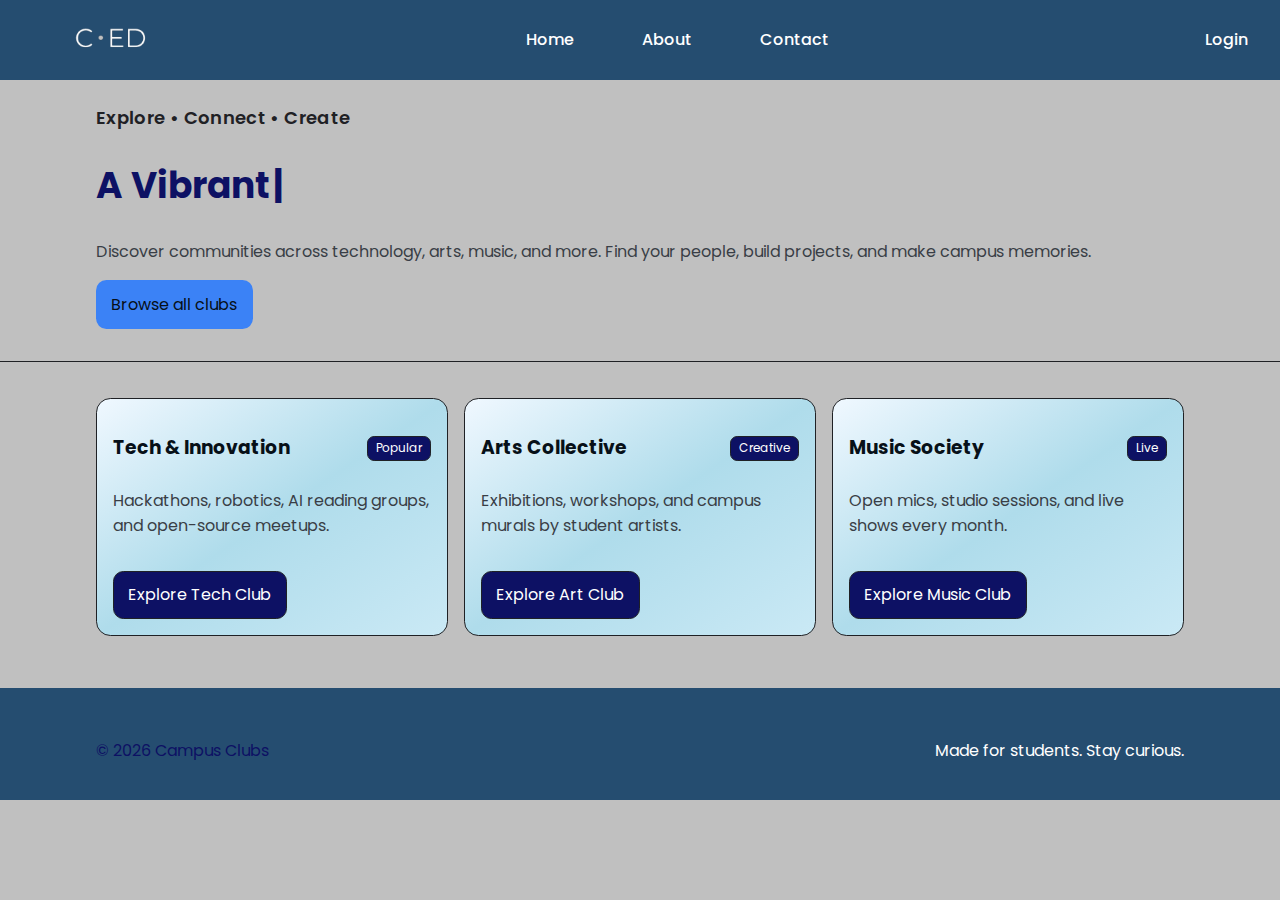
<file: index.html>
<!doctype html>
<html lang="en">
<head>
  <meta charset="utf-8" />
  <meta name="viewport" content="width=device-width, initial-scale=1" />
  <title>Campus Clubs — Home</title>
  <link rel="preconnect" href="https://fonts.gstatic.com" crossorigin>
  <link href="https://fonts.googleapis.com/css2?family=Inter:wght@400;500;600&family=Playfair+Display:wght@600;700&display=swap" rel="stylesheet">
  <link rel="stylesheet" href="css/styles.css" />
  <link href="https://fonts.googleapis.com/css2?family=Poppins:wght@400;500;600;700&display=swap" rel="stylesheet">

</head>
<body>

      <!-- <header class="navbar" id="navbar">
        <div class="logo"><img src="images/C_ED-removebg-preview.png"></div>
        <div class="nav-links">
            <a href="index.html">Home</a>
            <a href="#">About</a>
            <a href="#">Services</a>
            <a href="#">Contact</a>
        </div>
        <div class="profile">
            <a href="#">Login</a>
            <a href="#">Sign Up</a>
        </div>
    </header> -->
        <header class="navbar" id="navbar">
        <div class="logo"><img src="images/C_ED-removebg-preview.png"></div>
        <div class="nav-links">
            <a href="Landing.html">Home</a>
            <a href="./aboutus.html">About</a>
            
            <a href="#">Contact</a>
        </div>
        <div class="profile">
            <a href="./loginsign.html">Login</a>
            <!-- <a href="./loginsign.html">Sign Up</a> -->
        </div>
    </header>

  <main id="main">
    <section class="hero">
      <div class="container hero-inner">
        <div class="hero-kicker">Explore • Connect • Create</div>
        <h1 class="text-balance"><span id="typing-text"></span></h1>
        <p class="muted">Discover communities across technology, arts, music, and more. Find your people, build projects, and make campus memories.</p>
        <div class="hero-actions">
          <a class="btn btn-primary" href="clubs.html">Browse all clubs</a>
          <!-- <a class="btn btn-ghost" href="#gallery">See event highlights</a> -->
        </div>
      </div>
    </section>

    <section class="section">
      <div class="container">
        <div class="grid grid-3">
          <article class="card">
            <div class="card-title">
              <h3>Tech & Innovation</h3>
              <span class="badge">Popular</span>
            </div>
            <p class="muted">Hackathons, robotics, AI reading groups, and open-source meetups.</p>
            <div class="spacer-sm"></div>
            <a class="btn" href="club-tech.html">Explore Tech Club</a>
          </article>
          <article class="card">
            <div class="card-title">
              <h3>Arts Collective</h3>
              <span class="badge">Creative</span>
            </div>
            <p class="muted">Exhibitions, workshops, and campus murals by student artists.</p>
            <div class="spacer-sm"></div>
            <a class="btn" href="club-art.html">Explore Art Club</a>
          </article>
          <article class="card">
            <div class="card-title">
              <h3>Music Society</h3>
              <span class="badge">Live</span>
            </div>
            <p class="muted">Open mics, studio sessions, and live shows every month.</p>
            <div class="spacer-sm"></div>
            <a class="btn" href="club-music.html">Explore Music Club</a>
          </article>
        </div>
      </div>
    </section>

  </main>

  <footer class="site-footer">
    <div class="container">
      <div style="display:flex; justify-content:space-between; gap:1rem; flex-wrap:wrap;">
        <div>© <span id="year"></span> Campus Clubs</div>
        <div style="color: white;">Made for students. Stay curious.</div>
      </div>
    </div>
  </footer>

  <script>
    document.getElementById('year').textContent = new Date().getFullYear()

const text = "A Vibrant Home For All Student Clubs And Events!";
const typingElement = document.getElementById("typing-text");
let i = 0;

function typeWriter() {
  if (i < text.length) {
    typingElement.textContent += text.charAt(i);
    i++;
    setTimeout(typeWriter, 80); // typing speed
  } else {
    // wait 5s, then clear and restart
    setTimeout(() => {
      typingElement.textContent = "";
      i = 0;
      typeWriter();
    }, 3000);
  }
}

window.onload = typeWriter;


  </script>
</body>
</html>
</file>
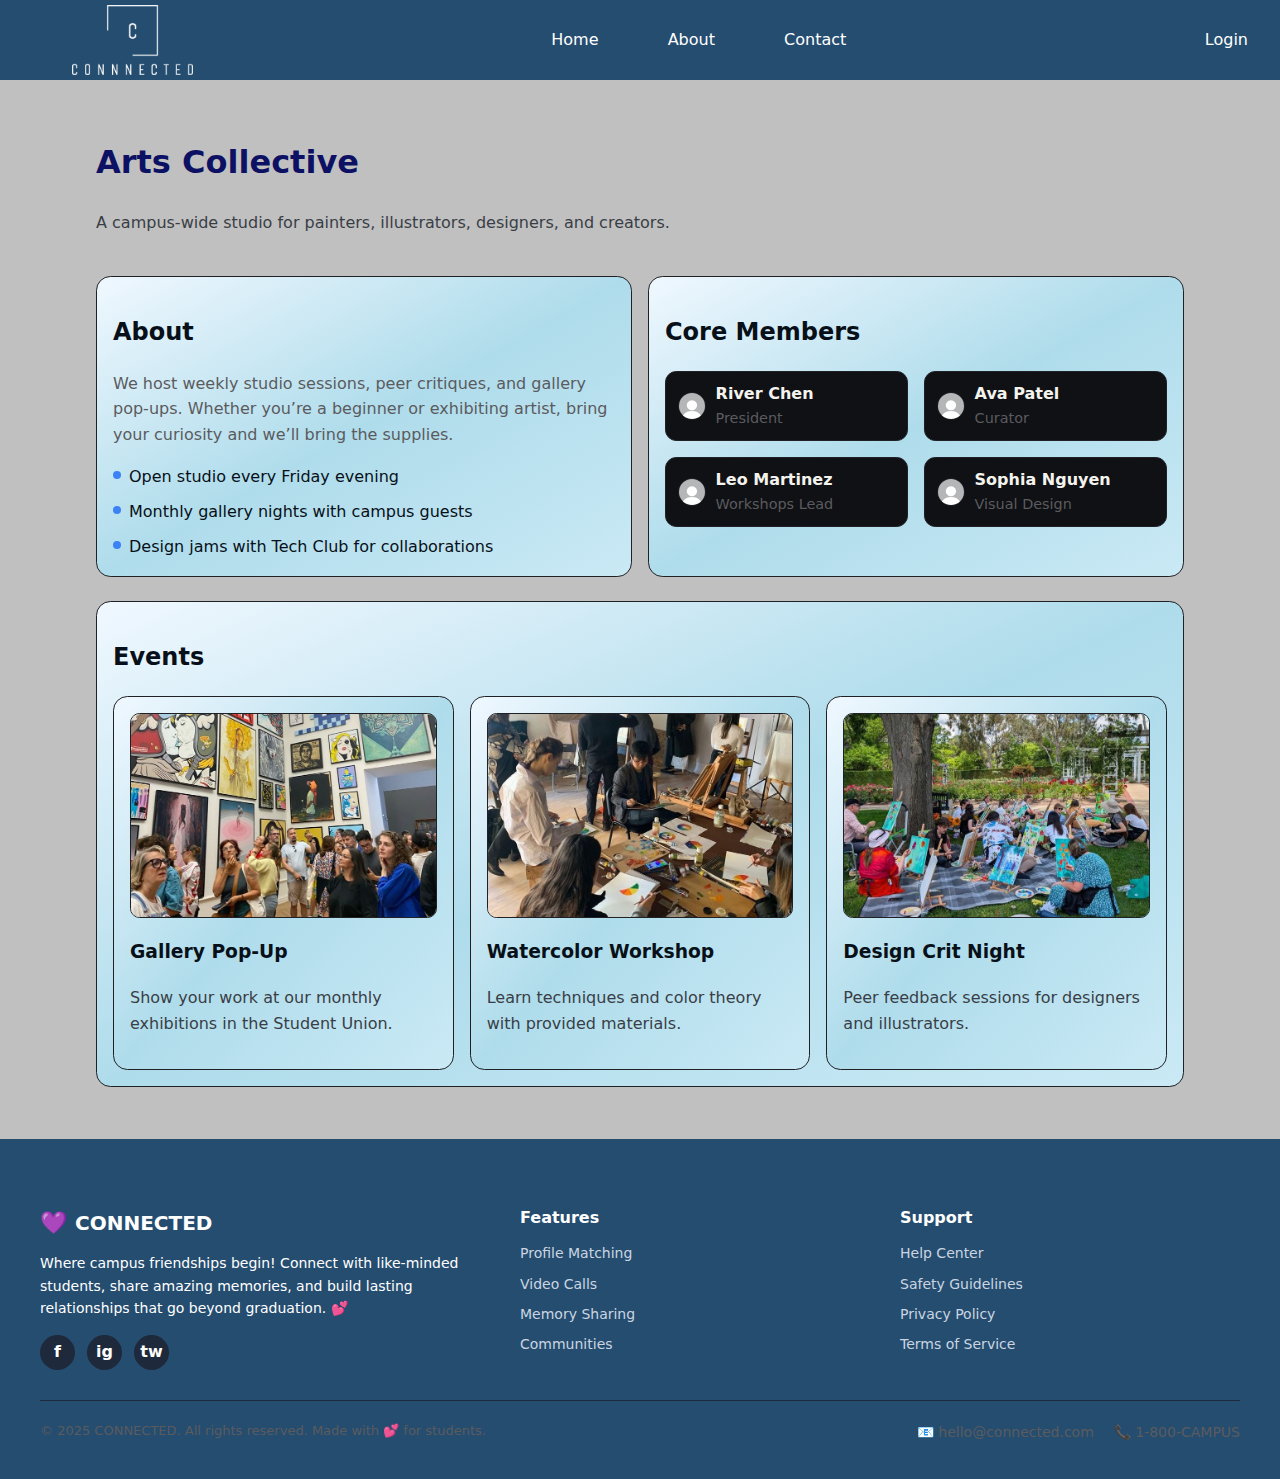
<file: club-art.html>
<!doctype html>
<html lang="en">
<head>
  <meta charset="utf-8" />
  <meta name="viewport" content="width=device-width, initial-scale=1" />
  <title>Arts Collective — Details</title>
  <link rel="preconnect" href="https://fonts.gstatic.com" crossorigin>
  <link href="https://fonts.googleapis.com/css2?family=Inter:wght@400;500;600&family=Playfair+Display:wght@600;700&display=swap" rel="stylesheet">
  <link rel="stylesheet" href="css/styles.css" /></head>
<body>
     <header class="navbar" id="navbar">
        <div class="logo"><img src="images/Logo.png"></div>
        <div class="nav-links">
            <a href="./Landing.html">Home</a>
            <a href="./aboutus.html">About</a>
            
            <a href="#">Contact</a>
        </div>
        <div class="profile">
            <a href="./loginsign.html">Login</a>
            <!-- <a href="./loginsign.html">Sign Up</a> -->
        </div>
    </header>
    

  <main id="main" class="section">
    <div class="container">
      <h1>Arts Collective</h1>
      <p class="muted">A campus-wide studio for painters, illustrators, designers, and creators.</p>

      <div class="spacer-md"></div>
      <div class="grid grid-2">
        <section class="card">
          <h2>About</h2>
          <p>We host weekly studio sessions, peer critiques, and gallery pop-ups. Whether you’re a beginner or exhibiting artist, bring your curiosity and we’ll bring the supplies.</p>
          <ul class="list">
            <li><span class="dot" aria-hidden="true"></span><span>Open studio every Friday evening</span></li>
            <li><span class="dot" aria-hidden="true"></span><span>Monthly gallery nights with campus guests</span></li>
            <li><span class="dot" aria-hidden="true"></span><span>Design jams with Tech Club for collaborations</span></li>
          </ul>
        </section>

        <section class="card">
          <h2>Core Members</h2>
          <div class="grid grid-2">
            <div class="member">
              <div class="avatar" aria-hidden="true"> <img src="images/User pfp.jpeg" alt="profile"></div>
              <div class="info"><strong class="name" style="color: #F5F3EE;">River Chen</strong><p class="role">President</p></div>
            </div>
            <div class="member">
              <div class="avatar" aria-hidden="true"><img src="images/User pfp.jpeg" alt="profile"></div>
              <div class="info"><strong class="name"style="color: #F5F3EE;">Ava Patel</strong><p class="role">Curator</p></div>
            </div>
            <div class="member">
              <div class="avatar" aria-hidden="true"><img src="images/User pfp.jpeg" alt="profile"></div>
              <div class="info"><strong class="name"style="color: #F5F3EE;">Leo Martinez</strong><p class="role">Workshops Lead</p></div>
            </div>
            <div class="member">
              <div class="avatar" aria-hidden="true"><img src="images/User pfp.jpeg" alt="profile"></div>
              <div class="info"><strong class="name"style="color: #F5F3EE;">Sophia Nguyen</strong><p class="role">Visual Design</p></div>
            </div>
          </div>
        </section>
      </div>

      <div class="spacer-md"></div>
      <section class="card">
        <h2>Events</h2>
        <div class="grid grid-3">
          <article class="card">
            <img src="images/gallerypop.jpeg" alt="Gallery pop-up with student paintings" style="border-radius:.6rem; border:1px solid var(--border); margin-bottom:.5rem;">
            <h3>Gallery Pop-Up</h3>
            <p class="muted">Show your work at our monthly exhibitions in the Student Union.</p>
          </article>
          <article class="card">
            <img src="images/watercolor.jpeg" alt="Students practicing watercolor" style="border-radius:.6rem; border:1px solid var(--border); margin-bottom:.5rem;">
            <h3>Watercolor Workshop</h3>
            <p class="muted">Learn techniques and color theory with provided materials.</p>
          </article>
          <article class="card">
            <img src="images/crit party.jpeg" alt="Design critique wall with posters" style="border-radius:.6rem; border:1px solid var(--border); margin-bottom:.5rem;">
            <h3>Design Crit Night</h3>
            <p class="muted">Peer feedback sessions for designers and illustrators.</p>
          </article>
        </div>
      </section>
    </div>
  </main>

    <footer>
    <div class="footer-container">
      
       
      <div class="footer-brand">
        <h2><span>💜</span> CONNECTED</h2>
        <p>
          Where campus friendships begin! Connect with like-minded students, 
          share amazing memories, and build lasting relationships that go beyond graduation. 💕
        </p>
        <div class="social">
          <a href="#">f</a>
          <a href="#">ig</a>
          <a href="#">tw</a>
        </div>
      </div>

      <div class="footer-links">
        <h3>Features</h3>
        <a href="#">Profile Matching</a>
        <a href="#">Video Calls</a>
        <a href="#">Memory Sharing</a>
        <a href="#">Communities</a>
      </div>

      
      <div class="footer-links">
        <h3>Support</h3>
        <a href="#">Help Center</a>
        <a href="#">Safety Guidelines</a>
        <a href="#">Privacy Policy</a>
        <a href="#">Terms of Service</a>
      </div>
    </div>

    
    <div class="footer-bottom">
      <p>© 2025 CONNECTED. All rights reserved. Made with <span>💕</span> for students.</p>
      
      <div class="contact">
        <p>📧 hello@connected.com</p>
        <p>📞 1-800-CAMPUS</p>
       
      </div>
    </div>
    </footer>
  <script>document.getElementById('year').textContent = new Date().getFullYear()

       const navbar = document.getElementById('navbar');

    window.addEventListener('scroll', () => {
    if (window.scrollY > 50) {
        navbar.classList.add('blur');
    } else {
        navbar.classList.remove('blur');
    }
});
  </script>
</body>
</html>
</file>
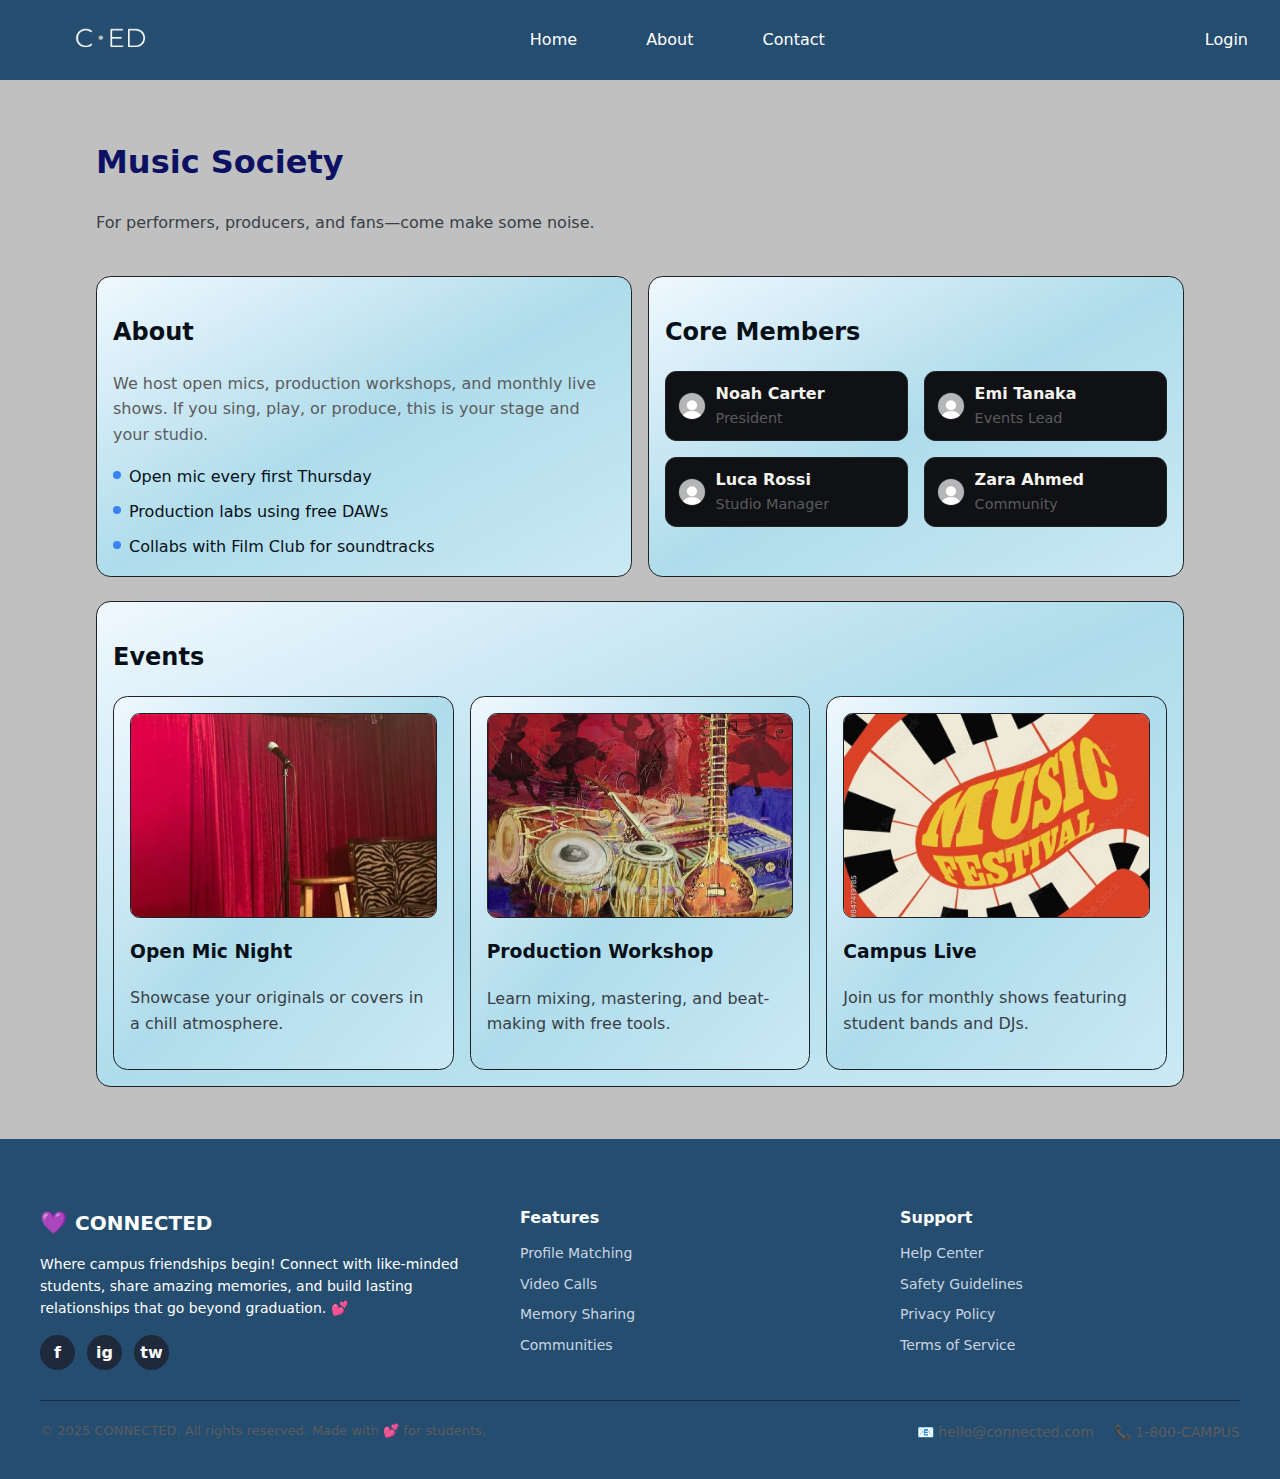
<file: club-music.html>
<!doctype html>
<html lang="en">
<head>
  <meta charset="utf-8" />
  <meta name="viewport" content="width=device-width, initial-scale=1" />
  <title>Music Society — Details</title>
  <link rel="preconnect" href="https://fonts.gstatic.com" crossorigin>
  <link href="https://fonts.googleapis.com/css2?family=Inter:wght@400;500;600&family=Playfair+Display:wght@600;700&display=swap" rel="stylesheet">
  <link rel="stylesheet" href="css/styles.css" />
</head>
<body>
     <header class="navbar" id="navbar">
        <div class="logo"><img src="images/C_ED-removebg-preview.png"></div>
        <div class="nav-links">
            <a href="./Landing.html">Home</a>
            <a href="./aboutus.html">About</a>
            
            <a href="#">Contact</a>
        </div>
        <div class="profile">
            <a href="./loginsign.html">Login</a>
            <!-- <a href="./loginsign.html">Sign Up</a> -->
        </div>
    </header>
    

  <main id="main" class="section">
    <div class="container">
      <h1>Music Society</h1>
      <p class="muted">For performers, producers, and fans—come make some noise.</p>

      <div class="spacer-md"></div>
      <div class="grid grid-2">
        <section class="card">
          <h2>About</h2>
          <p>We host open mics, production workshops, and monthly live shows. If you sing, play, or produce, this is your stage and your studio.</p>
          <ul class="list">
            <li><span class="dot" aria-hidden="true"></span><span>Open mic every first Thursday</span></li>
            <li><span class="dot" aria-hidden="true"></span><span>Production labs using free DAWs</span></li>
            <li><span class="dot" aria-hidden="true"></span><span>Collabs with Film Club for soundtracks</span></li>
          </ul>
        </section>

        <section class="card">
          <h2>Core Members</h2>
          <div class="grid grid-2">
            <div class="member">
              <div class="avatar" aria-hidden="true"><img src="images/User pfp.jpeg" alt="profile"></div>
              <div class="info"><strong class="name" style="color: #F5F3EE;">Noah Carter</strong><p class="role">President</p></div>
            </div>
            <div class="member">
              <div class="avatar" aria-hidden="true"><img src="images/User pfp.jpeg" alt="profile"></div>
              <div class="info"><strong class="name" style="color: #F5F3EE;">Emi Tanaka</strong><p class="role">Events Lead</p></div>
            </div>
            <div class="member">
              <div class="avatar" aria-hidden="true"><img src="images/User pfp.jpeg" alt="profile"></div>
              <div class="info"><strong class="name" style="color: #F5F3EE;">Luca Rossi</strong><p class="role">Studio Manager</p></div>
            </div>
            <div class="member">
              <div class="avatar" aria-hidden="true"><img src="images/User pfp.jpeg" alt="profile"></div>
              <div class="info"><strong class="name" style="color: #F5F3EE;">Zara Ahmed</strong><p class="role">Community</p></div>
            </div>
          </div>
        </section>
      </div>

      <div class="spacer-md"></div>
      <section class="card">
        <h2>Events</h2>
        <div class="grid grid-3">
          <article class="card">
            <img src="images/openmic.jpeg" alt="Student singing at open mic" style="border-radius:.6rem; border:1px solid var(--border); margin-bottom:.5rem;">
            <h3>Open Mic Night</h3>
            <p class="muted">Showcase your originals or covers in a chill atmosphere.</p>
          </article>
          <article class="card">
            <img src="images/musicworkshop.jpeg" alt="Students producing tracks on laptops" style="border-radius:.6rem; border:1px solid var(--border); margin-bottom:.5rem;">
            <h3>Production Workshop</h3>
            <p class="muted">Learn mixing, mastering, and beat-making with free tools.</p>
          </article>
          <article class="card">
            <img src="images/music event.jpeg" alt="Live band performing on campus" style="border-radius:.6rem; border:1px solid var(--border); margin-bottom:.5rem;">
            <h3>Campus Live</h3>
            <p class="muted">Join us for monthly shows featuring student bands and DJs.</p>
          </article>
        </div>
      </section>
    </div>
  </main>

   <footer>
    <div class="footer-container">
      
       
      <div class="footer-brand">
        <h2><span>💜</span> CONNECTED</h2>
        <p>
          Where campus friendships begin! Connect with like-minded students, 
          share amazing memories, and build lasting relationships that go beyond graduation. 💕
        </p>
        <div class="social">
          <a href="#">f</a>
          <a href="#">ig</a>
          <a href="#">tw</a>
        </div>
      </div>

      <div class="footer-links">
        <h3>Features</h3>
        <a href="#">Profile Matching</a>
        <a href="#">Video Calls</a>
        <a href="#">Memory Sharing</a>
        <a href="#">Communities</a>
      </div>

      
      <div class="footer-links">
        <h3>Support</h3>
        <a href="#">Help Center</a>
        <a href="#">Safety Guidelines</a>
        <a href="#">Privacy Policy</a>
        <a href="#">Terms of Service</a>
      </div>
    </div>

    
    <div class="footer-bottom">
      <p>© 2025 CONNECTED. All rights reserved. Made with <span>💕</span> for students.</p>
      
      <div class="contact">
        <p>📧 hello@connected.com</p>
        <p>📞 1-800-CAMPUS</p>
       
      </div>
    </div>
  </footer>
  <script>document.getElementById('year').textContent = new Date().getFullYear()

       const navbar = document.getElementById('navbar');

    window.addEventListener('scroll', () => {
    if (window.scrollY > 50) {
        navbar.classList.add('blur');
    } else {
        navbar.classList.remove('blur');
    }
});
  </script>
</body>
</html>
</file>
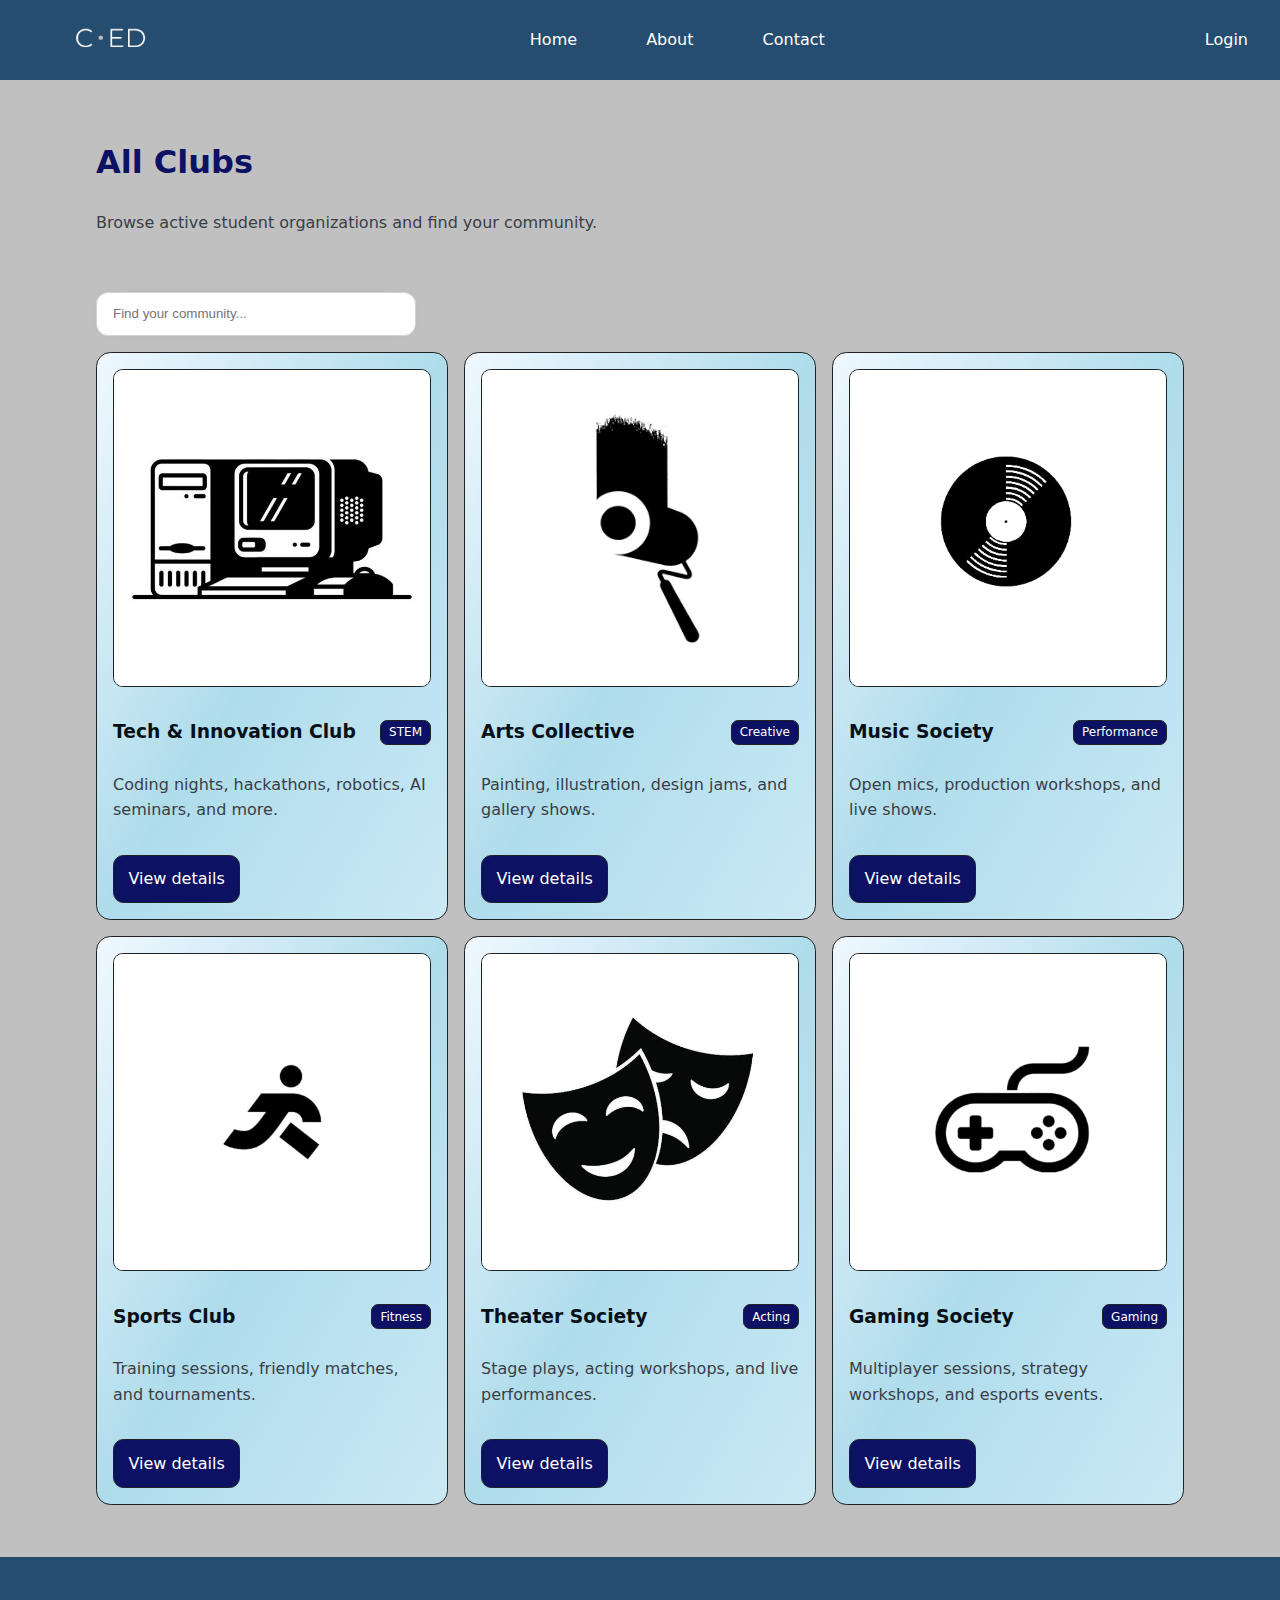
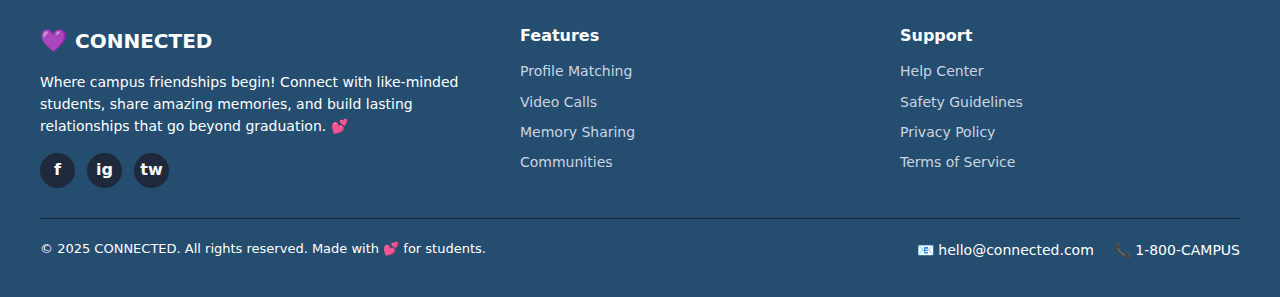
<file: clubs.html>
<!doctype html>
<html lang="en">
<head>
  <meta charset="utf-8" />
  <meta name="viewport" content="width=device-width, initial-scale=1" />
  <title>Campus Clubs — Browse</title>
  <link rel="preconnect" href="https://fonts.gstatic.com" crossorigin>
  <link href="https://fonts.googleapis.com/css2?family=Inter:wght@400;500;600&family=Playfair+Display:wght@600;700&display=swap" rel="stylesheet">
  <link rel="stylesheet" href="css/styles.css" />
</head>
<body>
  <!-- <header class="navbar" id="navbar">
        <div class="logo"><img src="images/C_ED-removebg-preview.png"></div>
        <div class="nav-links">
            <a href="./Landing.html">Home</a>
            <a href="./aboutus.html">About</a>
            
            <a href="#">Contact</a>
        </div>
        <div class="profile">
            <a href="./loginsign.html">Login</a>
            <a href="./loginsign.html">Sign Up</a>
        </div>
    </header> -->

        <header class="navbar" id="navbar">
        <div class="logo"><img src="images/C_ED-removebg-preview.png"></div>
        <div class="nav-links">
            <a href="#">Home</a>
            <a href="./aboutus.html">About</a>
            
            <a href="#">Contact</a>
        </div>
        <div class="profile">
            <a href="./loginsign.html">Login</a>
            <!-- <a href="./loginsign.html">Sign Up</a> -->
        </div>
    </header>


  <main id="main" class="section">
    <div class="container">
      <div class ="class1">
         <h1>All Clubs</h1>
      <p class="muted">Browse active student organizations and find your community.</p>
      <div class="spacer-md"></div>


      <div>
      <input placeholder="Find your community..." type="text" name="text" class="input" id="search">
      </div>

      </div>
     

      <div class="grid grid-3">
        <article class="card">
          <img src="images/techclub.jpeg" alt="Students coding together at laptops" style="border-radius:.6rem; border:1px solid var(--border); margin-bottom:.75rem;">
          <div class="card-title">
            <h3>Tech & Innovation Club</h3>
            <span class="badge">STEM</span>
          </div>
          <p class="muted">Coding nights, hackathons, robotics, AI seminars, and more.</p>
          <div class="spacer-sm"></div>
          <a class="btn" href="club-tech.html">View details</a>
        </article>

        <article class="card">
          <img src="images/artclub.jpeg" alt="Art studio with canvases and paints" style="border-radius:.6rem; border:1px solid var(--border); margin-bottom:.75rem;">
          <div class="card-title">
            <h3>Arts Collective</h3>
            <span class="badge">Creative</span>
          </div>
          <p class="muted">Painting, illustration, design jams, and gallery shows.</p>
          <div class="spacer-sm"></div>
          <a class="btn" href="club-art.html">View details</a>
        </article>

        <article class="card">
          <img src="images/musicclub.png" alt="Band rehearsing with instruments" style="border-radius:.6rem; border:1px solid var(--border); margin-bottom:.75rem;">
          <div class="card-title">
            <h3>Music Society</h3>
            <span class="badge">Performance</span>
          </div>
          <p class="muted">Open mics, production workshops, and live shows.</p>
          <div class="spacer-sm"></div>
          <a class="btn" href="club-music.html">View details</a>
        </article>

        <article class="card">
          <img src="images/sportsclub.png" alt="Tournaments" style="border-radius:.6rem; border:1px solid var(--border); margin-bottom:.75rem;">
          <div class="card-title">
            <h3>Sports Club</h3>
            <span class="badge">Fitness</span>
          </div>
          <p class="muted">Training sessions, friendly matches, and tournaments.</p>
          <div class="spacer-sm"></div>
          <a class="btn" href="#">View details</a>
        </article>

        <article class="card">
          <img src="images/theaterclub.jpeg" alt="Live Acting" style="border-radius:.6rem; border:1px solid var(--border); margin-bottom:.75rem;">
          <div class="card-title">
            <h3>Theater Society</h3>
            <span class="badge">Acting</span>
          </div>
          <p class="muted">Stage plays, acting workshops, and live performances.</p>
          <div class="spacer-sm"></div>
          <a class="btn" href="#">View details</a>
        </article>

        <article class="card">
          <img src="images/gamingclub.png" alt="Tournaments" style="border-radius:.6rem; border:1px solid var(--border); margin-bottom:.75rem;">
          <div class="card-title">
            <h3>Gaming Society</h3>
            <span class="badge">Gaming</span>
          </div>
          <p class="muted">Multiplayer sessions, strategy workshops, and esports events.</p>
          <div class="spacer-sm"></div>
          <a class="btn" href="#">View details</a>
        </article>

      </div>
    </div>
  </main>
  <footer>
    <div class="footer-container">
      
       
      <div class="footer-brand">
        <h2><span>💜</span> CONNECTED</h2>
        <p>
          Where campus friendships begin! Connect with like-minded students, 
          share amazing memories, and build lasting relationships that go beyond graduation. 💕
        </p>
        <div class="social">
          <a href="#">f</a>
          <a href="#">ig</a>
          <a href="#">tw</a>
        </div>
      </div>

      <div class="footer-links">
        <h3>Features</h3>
        <a href="#">Profile Matching</a>
        <a href="#">Video Calls</a>
        <a href="#">Memory Sharing</a>
        <a href="#">Communities</a>
      </div>

      
      <div class="footer-links">
        <h3>Support</h3>
        <a href="#">Help Center</a>
        <a href="#">Safety Guidelines</a>
        <a href="#">Privacy Policy</a>
        <a href="#">Terms of Service</a>
      </div>
    </div>

    
    <div class="footer-bottom">
      <p style="color: white;">© 2025 CONNECTED. All rights reserved. Made with <span>💕</span> for students.</p>
      
      <div class="contact" >
        <p style="color: white;">📧 hello@connected.com</p>
        <p style="color: white;">📞 1-800-CAMPUS</p>
       
      </div>
    </div>
  </footer>


  <script>
  // document.getElementById('year').textContent = new Date().getFullYear()


const searchInput = document.getElementById("search");
const cards = document.querySelectorAll(".card");

searchInput.addEventListener("keyup", () => {
  const query = searchInput.value.toLowerCase();
  cards.forEach(card => {
    const text = card.innerText.toLowerCase();
    card.style.display = text.includes(query) ? "" : "none";
  });
});

  </script>
</body>
</html>
</file>
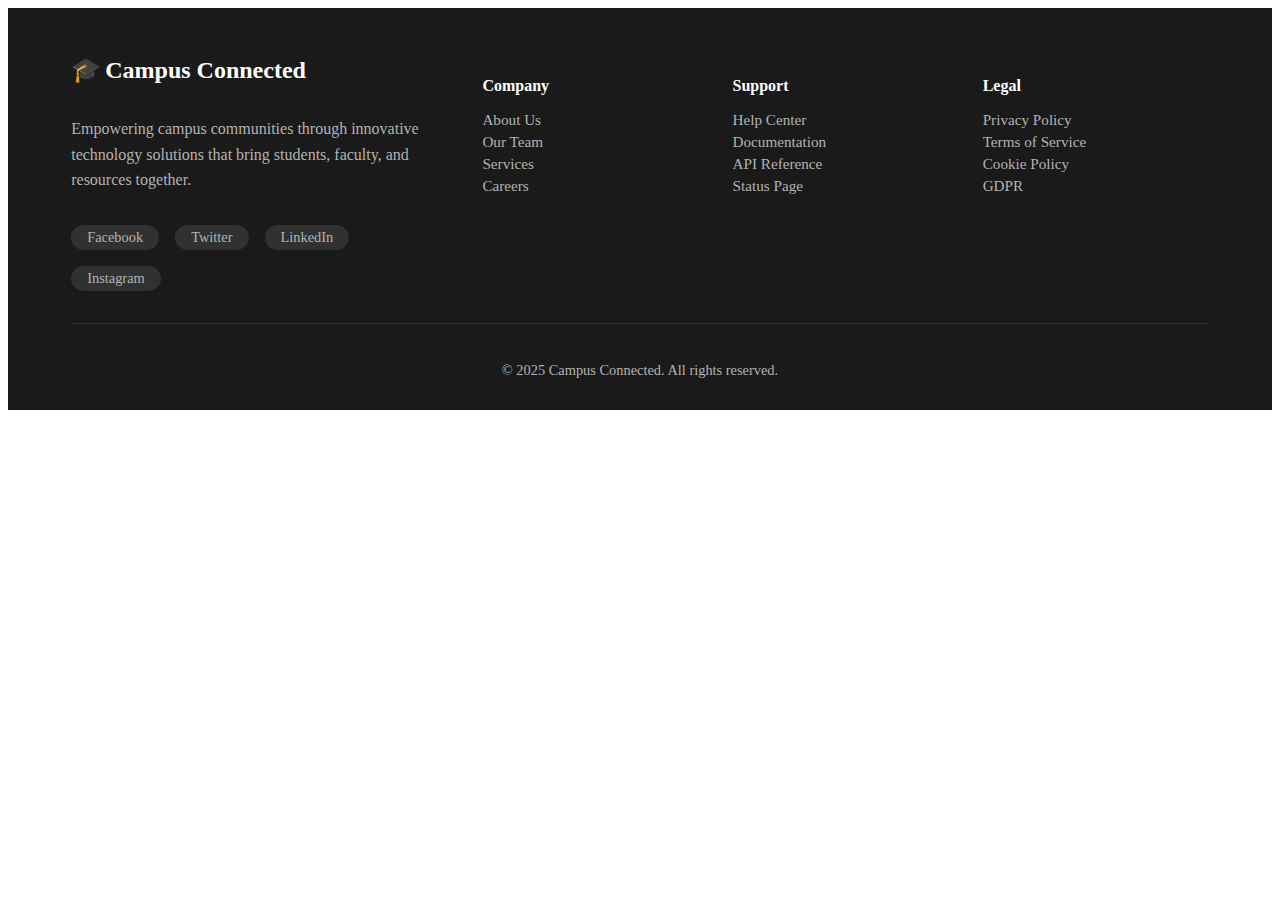
<file: footer.html>
<!DOCTYPE html>
<html lang="en">
<head>
  <meta charset="UTF-8">
  <meta name="viewport" content="width=device-width, initial-scale=1.0">
  <title>Campus Connected - Footer</title>
  <style>
    /* Define CSS variables */
    :root {
      --bg-dark: #1a1a1a;
      --text-muted: #b3b3b3;
      --secondary-color: #4CAF50;
      --spacing-xs: 0.25rem;
      --spacing-md: 1rem;
      --spacing-lg: 1.5rem;
      --spacing-xl: 2rem;
      --spacing-2xl: 3rem;
    }

    /* Container */
    .container {
      width: 90%;
      max-width: 1200px;
      margin: 0 auto;
    }

    /* Footer */
    .footer {
      background: var(--bg-dark);
      color: white;
      padding: 3rem 0 1rem;
    }

    .footer-content {
      display: grid;
      grid-template-columns: 1fr 2fr;
      gap: var(--spacing-2xl);
      margin-bottom: var(--spacing-xl);
    }

    .footer-brand {
      display: flex;
      flex-direction: column;
      gap: var(--spacing-md);
    }

    .footer-logo {
      display: flex;
      align-items: center;
      gap: var(--spacing-xs);
      font-weight: 700;
      font-size: 1.5rem;
      color: white;
    }

    .footer-brand p {
      color: var(--text-muted);
      line-height: 1.6;
    }

    .footer-brand .social-links {
      display: flex;
      gap: var(--spacing-md);
      flex-wrap: wrap;
    }

    .footer-brand .social-link {
      color: var(--text-muted);
      text-decoration: none;
      padding: var(--spacing-xs) var(--spacing-md);
      background: rgba(255, 255, 255, 0.1);
      border-radius: 20px;
      font-size: 0.9rem;
      transition: all 0.3s ease;
    }

    .footer-brand .social-link:hover {
      background: var(--secondary-color);
      color: white;
      transform: translateY(-2px);
    }

    .footer-links {
      display: grid;
      grid-template-columns: repeat(3, 1fr);
      gap: var(--spacing-lg);
    }

    .footer-column h4 {
      margin-bottom: var(--spacing-md);
      color: white;
      font-weight: 600;
    }

    .footer-column ul {
      list-style: none;
      padding: 0;
    }

    .footer-column ul li {
      margin-bottom: var(--spacing-xs);
    }

    .footer-column ul li a {
      color: var(--text-muted);
      text-decoration: none;
      transition: color 0.3s ease;
      font-size: 0.95rem;
    }

    .footer-column ul li a:hover {
      color: var(--secondary-color);
    }

    .footer-bottom {
      border-top: 1px solid rgba(255, 255, 255, 0.1);
      padding-top: var(--spacing-lg);
      text-align: center;
    }

    .footer-bottom p {
      color: var(--text-muted);
      font-size: 0.9rem;
    }

    /* Responsive */
    @media (max-width: 768px) {
      .footer-content {
        grid-template-columns: 1fr;
        text-align: center;
      }

      .footer-links {
        grid-template-columns: 1fr 1fr;
      }
    }

    @media (max-width: 480px) {
      .footer-links {
        grid-template-columns: 1fr;
      }
    }
  </style>
</head>
<body>
  <footer class="footer">
    <div class="container">
      <div class="footer-content">
        <div class="footer-brand">
          <div class="footer-logo">
            <span class="logo-icon">🎓</span>
            <span class="logo-text">Campus Connected</span>
          </div>
          <p>Empowering campus communities through innovative technology solutions that bring students, faculty, and resources together.</p>
          <div class="social-links">
            <a href="#" class="social-link">Facebook</a>
            <a href="#" class="social-link">Twitter</a>
            <a href="#" class="social-link">LinkedIn</a>
            <a href="#" class="social-link">Instagram</a>
          </div>
        </div>

        <div class="footer-links">
          <div class="footer-column">
            <h4>Company</h4>
            <ul>
              <li><a href="#about">About Us</a></li>
              <li><a href="#team">Our Team</a></li>
              <li><a href="#services">Services</a></li>
              <li><a href="#">Careers</a></li>
            </ul>
          </div>

          <div class="footer-column">
            <h4>Support</h4>
            <ul>
              <li><a href="#">Help Center</a></li>
              <li><a href="#">Documentation</a></li>
              <li><a href="#">API Reference</a></li>
              <li><a href="#">Status Page</a></li>
            </ul>
          </div>

          <div class="footer-column">
            <h4>Legal</h4>
            <ul>
              <li><a href="#">Privacy Policy</a></li>
              <li><a href="#">Terms of Service</a></li>
              <li><a href="#">Cookie Policy</a></li>
              <li><a href="#">GDPR</a></li>
            </ul>
          </div>
        </div>
      </div>

      <div class="footer-bottom">
        <p>&copy; 2025 Campus Connected. All rights reserved.</p>
      </div>
    </div>
  </footer>
</body>
</html>
</file>
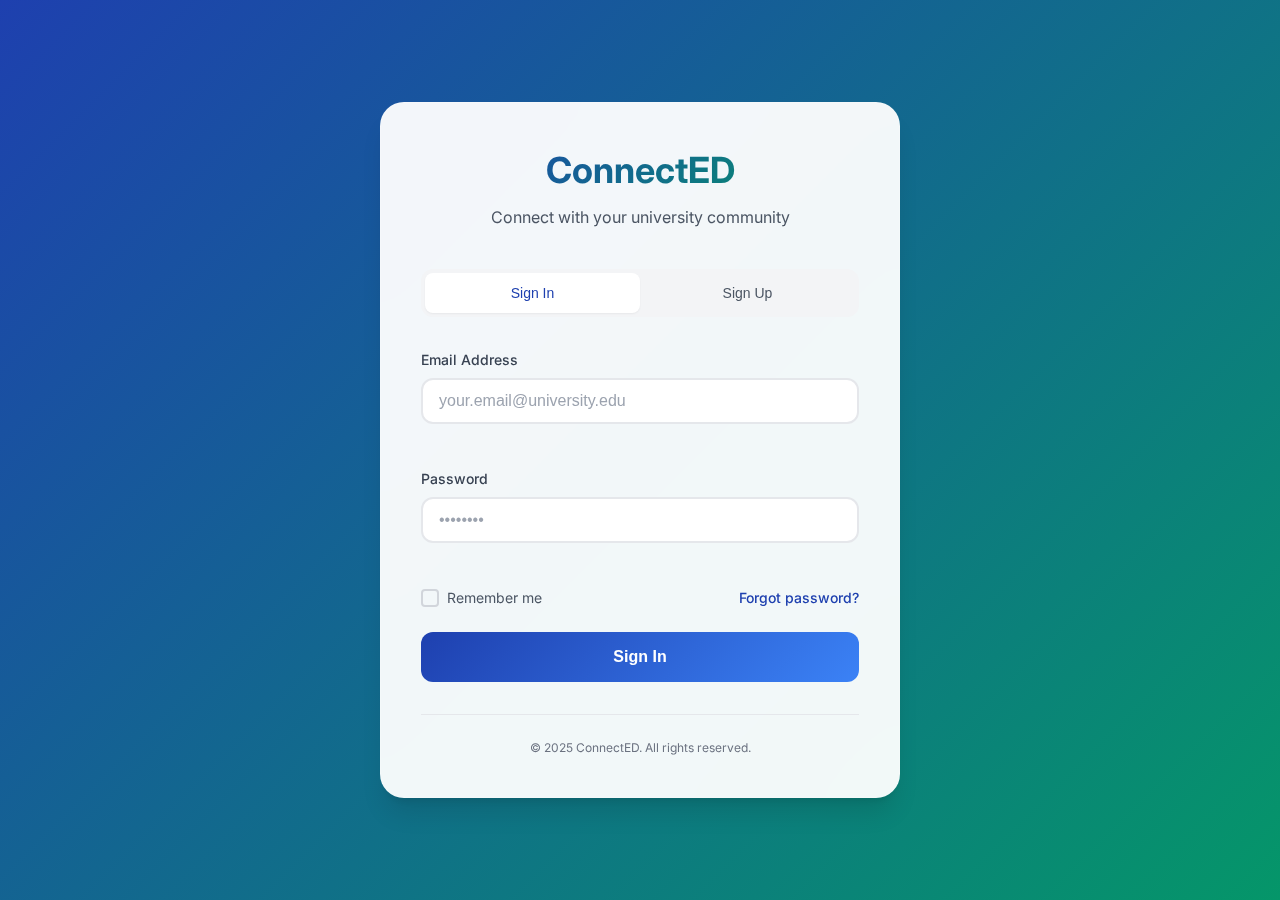
<file: loginsign.html>
<!doctype html>
<html lang="en">
  <head>
    <meta charset="UTF-8" />
    <link rel="icon" type="image/svg+xml" href="/vite.svg" />
    <meta name="viewport" content="width=device-width, initial-scale=1.0" />
    <title>Campus Connected - Sign In</title>
    <link rel="preconnect" href="https://fonts.googleapis.com">
    <link rel="preconnect" href="https://fonts.gstatic.com" crossorigin>
    <link href="https://fonts.googleapis.com/css2?family=Inter:wght@300;400;500;600;700&display=swap" rel="stylesheet">
    
    <style>
      * {
        margin: 0;
        padding: 0;
        box-sizing: border-box;
      }

      :root {
        /* Campus Color Palette */
        --primary-blue: #1e40af;
        --primary-blue-light: #3b82f6;
        --primary-blue-dark: #1e3a8a;
        --accent-green: #059669;
        --accent-green-light: #10b981;
        --accent-orange: #ea580c;
        --accent-orange-light: #f97316;
        
        /* Neutral Colors */
        --gray-50: #f9fafb;
        --gray-100: #f3f4f6;
        --gray-200: #e5e7eb;
        --gray-300: #d1d5db;
        --gray-400: #9ca3af;
        --gray-500: #6b7280;
        --gray-600: #4b5563;
        --gray-700: #374151;
        --gray-800: #1f2937;
        --gray-900: #111827;
        
        /* Status Colors */
        --success: #10b981;
        --warning: #f59e0b;
        --error: #ef4444;
        
        /* Spacing System */
        --space-1: 0.25rem;
        --space-2: 0.5rem;
        --space-3: 0.75rem;
        --space-4: 1rem;
        --space-5: 1.25rem;
        --space-6: 1.5rem;
        --space-8: 2rem;
        --space-10: 2.5rem;
        --space-12: 3rem;
        --space-16: 4rem;
        
        /* Typography */
        --font-size-sm: 0.875rem;
        --font-size-base: 1rem;
        --font-size-lg: 1.125rem;
        --font-size-xl: 1.25rem;
        --font-size-2xl: 1.5rem;
        --font-size-3xl: 1.875rem;
        --font-size-4xl: 2.25rem;
        
        --line-height-tight: 1.2;
        --line-height-normal: 1.5;
        --line-height-relaxed: 1.6;
        
        /* Shadows */
        --shadow-sm: 0 1px 2px 0 rgb(0 0 0 / 0.05);
        --shadow-md: 0 4px 6px -1px rgb(0 0 0 / 0.1), 0 2px 4px -2px rgb(0 0 0 / 0.1);
        --shadow-lg: 0 10px 15px -3px rgb(0 0 0 / 0.1), 0 4px 6px -4px rgb(0 0 0 / 0.1);
        --shadow-xl: 0 20px 25px -5px rgb(0 0 0 / 0.1), 0 8px 10px -6px rgb(0 0 0 / 0.1);
        
        /* Transitions */
        --transition-fast: 150ms ease-in-out;
        --transition-normal: 300ms ease-in-out;
        --transition-slow: 500ms ease-in-out;
      }

      body {
        font-family: 'Inter', system-ui, -apple-system, sans-serif;
        line-height: var(--line-height-normal);
        color: var(--gray-800);
        background: linear-gradient(135deg, var(--primary-blue) 0%, var(--accent-green) 100%);
        min-height: 100vh;
        overflow-x: hidden;
      }

      .auth-container {
        min-height: 100vh;
        display: flex;
        align-items: center;
        justify-content: center;
        padding: var(--space-4);
        position: relative;
      }

      .auth-background {
        position: absolute;
        top: 0;
        left: 0;
        right: 0;
        bottom: 0;
        background: url('https://www.chitkara.edu.in/wp-content/uploads/2023/04/Web-2020-Head-60.webp') center/cover;
        opacity: 0.1;
        z-index: 0;
      }

      .auth-card {
        background: rgba(255, 255, 255, 0.95);
        backdrop-filter: blur(20px);
        border-radius: 24px;
        padding: var(--space-8);
        box-shadow: var(--shadow-xl);
        width: 100%;
        max-width: 480px;
        position: relative;
        z-index: 1;
        border: 1px solid rgba(255, 255, 255, 0.2);
      }

      .auth-header {
        text-align: center;
        margin-bottom: var(--space-8);
      }

      .logo {
        font-size: var(--font-size-3xl);
        font-weight: 700;
        background: linear-gradient(135deg, var(--primary-blue), var(--accent-green));
        background-clip: text;
        -webkit-background-clip: text;
        -webkit-text-fill-color: transparent;
        margin-bottom: var(--space-2);
      }

      .subtitle {
        color: var(--gray-600);
        font-size: var(--font-size-base);
        font-weight: 400;
      }

      .form-tabs {
        display: flex;
        background: var(--gray-100);
        border-radius: 12px;
        padding: var(--space-1);
        margin-bottom: var(--space-8);
      }

      .tab-button {
        flex: 1;
        padding: var(--space-3) var(--space-4);
        border: none;
        background: transparent;
        border-radius: 8px;
        font-weight: 500;
        color: var(--gray-600);
        cursor: pointer;
        transition: all var(--transition-fast);
        font-size: var(--font-size-sm);
      }

      .tab-button.active {
        background: white;
        color: var(--primary-blue);
        box-shadow: var(--shadow-sm);
      }

      .tab-button:hover:not(.active) {
        color: var(--gray-800);
      }

      .auth-form {
        display: none;
        animation: slideIn 0.3s ease-out;
      }

      .auth-form.active {
        display: block;
      }

      .input-row {
        display: grid;
        grid-template-columns: 1fr 1fr;
        gap: var(--space-4);
        margin-bottom: var(--space-6);
      }

      .input-group {
        margin-bottom: var(--space-6);
        position: relative;
      }

      .input-group.error input {
        border-color: var(--error);
        box-shadow: 0 0 0 3px rgba(239, 68, 68, 0.1);
      }

      .input-group label {
        display: block;
        margin-bottom: var(--space-2);
        font-weight: 500;
        color: var(--gray-700);
        font-size: var(--font-size-sm);
      }

      .input-group input {
        width: 100%;
        padding: var(--space-3) var(--space-4);
        border: 2px solid var(--gray-200);
        border-radius: 12px;
        font-size: var(--font-size-base);
        transition: all var(--transition-fast);
        background: white;
      }

      .input-group input:focus {
        outline: none;
        border-color: var(--primary-blue);
        box-shadow: 0 0 0 3px rgba(59, 130, 246, 0.1);
      }

      .input-group input::placeholder {
        color: var(--gray-400);
      }

      .error-message {
        display: block;
        color: var(--error);
        font-size: 0.75rem;
        margin-top: var(--space-1);
        min-height: 1rem;
      }

      .password-strength {
        margin-top: var(--space-2);
        font-size: 0.75rem;
        font-weight: 500;
        padding: var(--space-1) var(--space-2);
        border-radius: 4px;
        text-align: center;
        transition: all var(--transition-fast);
      }

      .password-strength.weak {
        background: rgba(239, 68, 68, 0.1);
        color: var(--error);
      }

      .password-strength.fair {
        background: rgba(245, 158, 11, 0.1);
        color: var(--warning);
      }

      .password-strength.good {
        background: rgba(16, 185, 129, 0.1);
        color: var(--success);
      }

      .password-strength.strong {
        background: rgba(34, 197, 94, 0.1);
        color: #22c55e;
      }

      .form-options {
        display: flex;
        justify-content: space-between;
        align-items: center;
        margin-bottom: var(--space-6);
      }

      .checkbox-container {
        display: flex;
        align-items: center;
        cursor: pointer;
        font-size: var(--font-size-sm);
        color: var(--gray-600);
        user-select: none;
      }

      .checkbox-container input[type="checkbox"] {
        display: none;
      }

      .checkmark {
        width: 18px;
        height: 18px;
        border: 2px solid var(--gray-300);
        border-radius: 4px;
        margin-right: var(--space-2);
        position: relative;
        transition: all var(--transition-fast);
      }

      .checkbox-container input[type="checkbox"]:checked + .checkmark {
        background: var(--primary-blue);
        border-color: var(--primary-blue);
      }

      .checkbox-container input[type="checkbox"]:checked + .checkmark::after {
        content: '✓';
        position: absolute;
        top: 50%;
        left: 50%;
        transform: translate(-50%, -50%);
        color: white;
        font-size: 12px;
        font-weight: bold;
      }

      .forgot-password {
        color: var(--primary-blue);
        text-decoration: none;
        font-size: var(--font-size-sm);
        font-weight: 500;
        transition: color var(--transition-fast);
      }

      .forgot-password:hover {
        color: var(--primary-blue-dark);
      }

      .terms-link {
        color: var(--primary-blue);
        text-decoration: none;
        font-weight: 500;
      }

      .terms-link:hover {
        text-decoration: underline;
      }

      .submit-button {
        width: 100%;
        padding: var(--space-4);
        background: linear-gradient(135deg, var(--primary-blue), var(--primary-blue-light));
        color: white;
        border: none;
        border-radius: 12px;
        font-size: var(--font-size-base);
        font-weight: 600;
        cursor: pointer;
        transition: all var(--transition-fast);
        position: relative;
        overflow: hidden;
      }

      .submit-button:hover:not(:disabled) {
        transform: translateY(-2px);
        box-shadow: var(--shadow-lg);
      }

      .submit-button:active {
        transform: translateY(0);
      }

      .submit-button:disabled {
        opacity: 0.7;
        cursor: not-allowed;
        transform: none;
      }

      .submit-button.loading {
        color: transparent;
      }

      .spinner {
        position: absolute;
        top: 50%;
        left: 50%;
        transform: translate(-50%, -50%);
        width: 20px;
        height: 20px;
        border: 2px solid rgba(255, 255, 255, 0.3);
        border-top: 2px solid white;
        border-radius: 50%;
        animation: spin 1s linear infinite;
      }

      .auth-footer {
        text-align: center;
        margin-top: var(--space-8);
        padding-top: var(--space-6);
        border-top: 1px solid var(--gray-200);
      }

      .auth-footer p {
        color: var(--gray-500);
        font-size: 0.75rem;
      }

      /* Animations */
      @keyframes slideIn {
        from {
          opacity: 0;
          transform: translateY(20px);
        }
        to {
          opacity: 1;
          transform: translateY(0);
        }
      }

      @keyframes spin {
        0% {
          transform: translate(-50%, -50%) rotate(0deg);
        }
        100% {
          transform: translate(-50%, -50%) rotate(360deg);
        }
      }

      /* Responsive Design */
      @media (max-width: 768px) {
        .auth-container {
          padding: var(--space-4);
        }
        
        .auth-card {
          padding: var(--space-6);
          border-radius: 16px;
          margin: var(--space-4);
        }
        
        .input-row {
          grid-template-columns: 1fr;
          gap: 0;
        }
        
        .form-options {
          flex-direction: column;
          gap: var(--space-4);
          align-items: flex-start;
        }
        
        .logo {
          font-size: var(--font-size-2xl);
        }
        
        .auth-header {
          margin-bottom: var(--space-6);
        }
      }

      @media (max-width: 480px) {
        .auth-container {
          padding: var(--space-2);
        }
        
        .auth-card {
          padding: var(--space-4);
          margin: var(--space-2);
        }
        
        .form-tabs {
          margin-bottom: var(--space-6);
        }
        
        .tab-button {
          padding: var(--space-2) var(--space-3);
          font-size: 0.75rem;
        }
      }

      @media (min-width: 1024px) {
        .auth-card {
          max-width: 520px;
          padding: var(--space-10);
        }
        
        .auth-header {
          margin-bottom: var(--space-10);
        }
        
        .logo {
          font-size: var(--font-size-4xl);
        }
      }

      /* Focus styles for accessibility */
      .tab-button:focus-visible,
      .submit-button:focus-visible,
      input:focus-visible {
        outline: 2px solid var(--primary-blue);
        outline-offset: 2px;
      }

      /* Smooth transitions for better UX */
      .input-group,
      .submit-button,
      .tab-button,
      .checkbox-container {
        transition: all var(--transition-fast);
      }

      /* Enhanced visual feedback */
      .submit-button::before {
        content: '';
        position: absolute;
        top: 0;
        left: -100%;
        width: 100%;
        height: 100%;
        background: linear-gradient(90deg, transparent, rgba(255, 255, 255, 0.2), transparent);
        transition: left var(--transition-slow);
      }

      .submit-button:hover::before {
        left: 100%;
      }
    </style>
  </head>
  <body>
    <div class="auth-container">
      <div class="auth-background"></div>
      <div class="auth-card">
        <div class="auth-header">
          <h1 class="logo">ConnectED</h1>
          <p class="subtitle">Connect with your university community</p>
        </div>
        
        <div class="form-tabs">
          <button class="tab-button active" data-tab="login">Sign In</button>
          <button class="tab-button" data-tab="signup">Sign Up</button>
        </div>

        <!-- Login Form -->
        <form class="auth-form active" id="login-form">
          <div class="input-group">
            <label for="login-email">Email Address</label>
            <input type="email" id="login-email" name="email" placeholder="your.email@university.edu" required>
            <span class="error-message" id="login-email-error"></span>
          </div>
          
          <div class="input-group">
            <label for="login-password">Password</label>
            <input type="password" id="login-password" name="password" placeholder="••••••••" required>
            <span class="error-message" id="login-password-error"></span>
          </div>

          <div class="form-options">
            <label class="checkbox-container">
              <input type="checkbox" id="remember-me">
              <span class="checkmark"></span>
              Remember me
            </label>
            <a href="#" class="forgot-password">Forgot password?</a>
          </div>

          <button type="submit" class="submit-button">Sign In</button>
        </form>

        <!-- Sign Up Form -->
        <form class="auth-form" id="signup-form">
          <div class="input-row">
            <div class="input-group">
              <label for="signup-firstname">First Name</label>
              <input type="text" id="signup-firstname" name="firstname" placeholder="John" required>
              <span class="error-message" id="signup-firstname-error"></span>
            </div>
            <div class="input-group">
              <label for="signup-lastname">Last Name</label>
              <input type="text" id="signup-lastname" name="lastname" placeholder="Doe" required>
              <span class="error-message" id="signup-lastname-error"></span>
            </div>
          </div>

          <div class="input-group">
            <label for="signup-email">University Email</label>
            <input type="email" id="signup-email" name="email" placeholder="john.doe@university.edu" required>
            <span class="error-message" id="signup-email-error"></span>
          </div>

          <div class="input-group">
            <label for="signup-student-id">Student ID</label>
            <input type="text" id="signup-student-id" name="studentId" placeholder="STU123456" required>
            <span class="error-message" id="signup-student-id-error"></span>
          </div>

          <div class="input-group">
            <label for="signup-password">Password</label>
            <input type="password" id="signup-password" name="password" placeholder="••••••••" required>
            <span class="error-message" id="signup-password-error"></span>
            <div class="password-strength" id="password-strength"></div>
          </div>

          <div class="input-group">
            <label for="signup-confirm-password">Confirm Password</label>
            <input type="password" id="signup-confirm-password" name="confirmPassword" placeholder="••••••••" required>
            <span class="error-message" id="signup-confirm-password-error"></span>
          </div>

          <label class="checkbox-container">
            <input type="checkbox" id="terms-agreement" required>
            <span class="checkmark"></span>
            I agree to the <a href="#" class="terms-link">Terms of Service</a> and <a href="#" class="terms-link">Privacy Policy</a>
          </label>

          <button type="submit" class="submit-button">Create Account</button>
        </form>

        <div class="auth-footer">
          <p>© 2025 ConnectED. All rights reserved.</p>
        </div>
      </div>
    </div>

    <script>
      // Initialize the authentication functionality
      initializeAuth()

      function initializeAuth() {
        // Tab switching functionality
        const tabButtons = document.querySelectorAll('.tab-button')
        const forms = document.querySelectorAll('.auth-form')
        
        tabButtons.forEach(button => {
          button.addEventListener('click', () => {
            const targetTab = button.dataset.tab
            
            // Update active tab
            tabButtons.forEach(btn => btn.classList.remove('active'))
            button.classList.add('active')
            
            // Show corresponding form
            forms.forEach(form => {
              form.classList.remove('active')
              if (form.id === `${targetTab}-form`) {
                form.classList.add('active')
              }
            })
          })
        })

        // Form validation and submission
        setupFormValidation()
        setupPasswordStrength()
      }

      function setupFormValidation() {
        const loginForm = document.getElementById('login-form')
        const signupForm = document.getElementById('signup-form')

        // Login form validation
        loginForm.addEventListener('submit', (e) => {
          e.preventDefault()
          if (validateLoginForm()) {
            handleLogin()
          }
        })

        // Sign up form validation
        signupForm.addEventListener('submit', (e) => {
          e.preventDefault()
          if (validateSignupForm()) {
            handleSignup()
          }
        })

        // Real-time validation
        setupRealTimeValidation()
      }

      function setupRealTimeValidation() {
        // Email validation
        const emailInputs = document.querySelectorAll('input[type="email"]')
        emailInputs.forEach(input => {
          input.addEventListener('blur', validateEmail)
          input.addEventListener('input', clearError)
        })

        // Password validation
        const passwordInputs = document.querySelectorAll('input[type="password"]')
        passwordInputs.forEach(input => {
          input.addEventListener('blur', validatePassword)
          input.addEventListener('input', clearError)
        })

        // Name validation
        const nameInputs = document.querySelectorAll('#signup-firstname, #signup-lastname')
        nameInputs.forEach(input => {
          input.addEventListener('blur', validateName)
          input.addEventListener('input', clearError)
        })

        // Student ID validation
        const studentIdInput = document.getElementById('signup-student-id')
        if (studentIdInput) {
          studentIdInput.addEventListener('blur', validateStudentId)
          studentIdInput.addEventListener('input', clearError)
        }

        // Confirm password validation
        const confirmPasswordInput = document.getElementById('signup-confirm-password')
        if (confirmPasswordInput) {
          confirmPasswordInput.addEventListener('blur', validateConfirmPassword)
          confirmPasswordInput.addEventListener('input', clearError)
        }
      }

      function validateEmail(e) {
        const input = e.target
        const email = input.value.trim()
        const errorElement = document.getElementById(`${input.id}-error`)
        
        if (!email) {
          showError(errorElement, 'Email is required')
          return false
        }
        
        const emailRegex = /^[^\s@]+@[^\s@]+\.[^\s@]+$/
        if (!emailRegex.test(email)) {
          showError(errorElement, 'Please enter a valid email address')
          return false
        }
        
        // Check for university email domain (optional enhancement)
        if (input.id === 'signup-email' && !email.endsWith('@chitkara.edu.in')) {
          showError(errorElement, 'Please use your Chitkara University email address (@chitkara.edu.in)')
          return false
        }
        
        clearError(e)
        return true
      }

      function validatePassword(e) {
        const input = e.target
        const password = input.value
        const errorElement = document.getElementById(`${input.id}-error`)
        
        if (!password) {
          showError(errorElement, 'Password is required')
          return false
        }
        
        if (input.id === 'signup-password') {
          if (password.length < 8) {
            showError(errorElement, 'Password must be at least 8 characters long')
            return false
          }
          
          if (!/(?=.*[a-z])(?=.*[A-Z])(?=.*\d)/.test(password)) {
            showError(errorElement, 'Password must contain uppercase, lowercase, and number')
            return false
          }
        }
        
        clearError(e)
        return true
      }

      function validateName(e) {
        const input = e.target
        const name = input.value.trim()
        const errorElement = document.getElementById(`${input.id}-error`)
        
        if (!name) {
          showError(errorElement, 'This field is required')
          return false
        }
        
        if (name.length < 2) {
          showError(errorElement, 'Name must be at least 2 characters long')
          return false
        }
        
        clearError(e)
        return true
      }

      function validateStudentId(e) {
        const input = e.target
        const studentId = input.value.trim()
        const errorElement = document.getElementById(`${input.id}-error`)
        
        if (!studentId) {
          showError(errorElement, 'Student ID is required')
          return false
        }
        
        if (studentId.length < 6) {
          showError(errorElement, 'Student ID must be at least 6 characters')
          return false
        }
        
        clearError(e)
        return true
      }

      function validateConfirmPassword(e) {
        const confirmPassword = e.target.value
        const password = document.getElementById('signup-password').value
        const errorElement = document.getElementById('signup-confirm-password-error')
        
        if (!confirmPassword) {
          showError(errorElement, 'Please confirm your password')
          return false
        }
        
        if (confirmPassword !== password) {
          showError(errorElement, 'Passwords do not match')
          return false
        }
        
        clearError(e)
        return true
      }

      function setupPasswordStrength() {
        const passwordInput = document.getElementById('signup-password')
        const strengthIndicator = document.getElementById('password-strength')
        
        passwordInput.addEventListener('input', (e) => {
          const password = e.target.value
          const strength = calculatePasswordStrength(password)
          updatePasswordStrength(strengthIndicator, strength)
        })
      }

      function calculatePasswordStrength(password) {
        let score = 0
        if (password.length >= 8) score++
        if (password.length >= 12) score++
        if (/[a-z]/.test(password)) score++
        if (/[A-Z]/.test(password)) score++
        if (/\d/.test(password)) score++
        if (/[^A-Za-z0-9]/.test(password)) score++
        
        return score
      }

      function updatePasswordStrength(element, strength) {
        const levels = ['', 'weak', 'fair', 'good', 'strong']
        const texts = ['', 'Weak', 'Fair', 'Good', 'Strong']
        
        element.className = `password-strength ${levels[Math.min(strength, 4)]}`
        element.textContent = strength > 0 ? texts[Math.min(strength, 4)] : ''
      }

      function validateLoginForm() {
        const email = document.getElementById('login-email')
        const password = document.getElementById('login-password')
        
        const emailValid = validateEmail({ target: email })
        const passwordValid = validatePassword({ target: password })
        
        return emailValid && passwordValid
      }

      function validateSignupForm() {
        const firstname = document.getElementById('signup-firstname')
        const lastname = document.getElementById('signup-lastname')
        const email = document.getElementById('signup-email')
        const studentId = document.getElementById('signup-student-id')
        const password = document.getElementById('signup-password')
        const confirmPassword = document.getElementById('signup-confirm-password')
        const termsAgreement = document.getElementById('terms-agreement')
        
        const firstnameValid = validateName({ target: firstname })
        const lastnameValid = validateName({ target: lastname })
        const emailValid = validateEmail({ target: email })
        const studentIdValid = validateStudentId({ target: studentId })
        const passwordValid = validatePassword({ target: password })
        const confirmPasswordValid = validateConfirmPassword({ target: confirmPassword })
        
        if (!termsAgreement.checked) {
          alert('Please accept the Terms of Service and Privacy Policy')
          return false
        }
        
        return firstnameValid && lastnameValid && emailValid && studentIdValid && passwordValid && confirmPasswordValid
      }

      function handleLogin() {
        const email = document.getElementById('login-email').value
        const password = document.getElementById('login-password').value
        const rememberMe = document.getElementById('remember-me').checked
        
        // Simulate login process
        showLoadingState(document.querySelector('#login-form .submit-button'))
        
        setTimeout(() => {
          alert(`Welcome back! Logging in ${email}${rememberMe ? ' (Remember me enabled)' : ''}`)
          hideLoadingState(document.querySelector('#login-form .submit-button'), 'Sign In')
        }, 1500)
      }

      function handleSignup() {
        const formData = {
          firstname: document.getElementById('signup-firstname').value,
          lastname: document.getElementById('signup-lastname').value,
          email: document.getElementById('signup-email').value,
          studentId: document.getElementById('signup-student-id').value,
          password: document.getElementById('signup-password').value
        }
        
        // Simulate signup process
        showLoadingState(document.querySelector('#signup-form .submit-button'))
        
        setTimeout(() => {
          alert(`Account created successfully! Welcome to Campus Connected, ${formData.firstname}!`)
          hideLoadingState(document.querySelector('#signup-form .submit-button'), 'Create Account')
          
          // Switch to login form after successful signup
          document.querySelector('[data-tab="login"]').click()
          document.getElementById('login-email').value = formData.email
        }, 2000)
      }

      function showLoadingState(button) {
        button.classList.add('loading')
        button.innerHTML = '<span class="spinner"></span>Processing...'
        button.disabled = true
      }

      function hideLoadingState(button, originalText) {
        button.classList.remove('loading')
        button.innerHTML = originalText
        button.disabled = false
      }

      function showError(errorElement, message) {
        errorElement.textContent = message
        errorElement.parentElement.classList.add('error')
      }

      function clearError(e) {
        const input = e.target
        const errorElement = document.getElementById(`${input.id}-error`)
        if (errorElement) {
          errorElement.textContent = ''
          errorElement.parentElement.classList.remove('error')
        }
      }
    </script>
  </body>
</html>
</file>
<file: css/styles.css>
:root{
  --bg: #C0C0C0;
  --fg: #0D1164;
  --muted: #393E46;
  --primary: #3b82f6;
  --accent: #1f2125;
  --card:linear-gradient(to bottom right, #F0F8FF, #AFDCEB, #CAE9F5);
  --border: #1f2125;
  --ring: rgba(59,130,246,0.35);
}

*,
*::before,
*::after { box-sizing: border-box }

html, body {
  margin: 0;
  padding: 0;
  height: 100%;
}

body{
  font-family: "Poppins", system-ui, -apple-system, Segoe UI, Roboto, Helvetica, Arial, sans-serif;
  background: var(--bg);
  color: var(--fg);
  line-height: 1.6;
  -webkit-font-smoothing: antialiased;
  -moz-osx-font-smoothing: grayscale;
}

img{ max-width: 100%; display:block; }

a{ color: var(--primary); text-decoration: none; }
a:hover{ text-decoration: underline; }

/* h1{ font-size: clamp(2rem, 3.5vw, 3rem); }
h2{ font-size: clamp(1.5rem, 2.5vw, 2rem); }
h3{ font-size: clamp(1.125rem, 2vw, 1.25rem); } */

p{ margin: 0 0 1rem 0;
   color: #5b5b5e;
}
.muted{ color: var(--muted); }

.container{
  width: 100%;
  max-width: 1120px;
  margin: 0 auto ;
  padding: 0 1rem 1rem;color:var(--fg) ;
}

.navbar {
  position: sticky;
  top: 0;
  display: flex;
  justify-content: space-between;
  align-items: center;
  padding: 1rem 2rem;
  height: 80px;
background:#254D70;

  z-index: 100;
}
.navbar .logo img {
  height: 70px;
  margin-left: 40px;
}
.navbar .nav-links a,
.profile a {
  margin-left: 4rem;
  text-decoration: none;
  color:white;
  font-weight: 500;
}
/* .navbar.blur {
  backdrop-filter: blur(8px);
  background-color: rgba(255, 255, 255, 0.4);
} */




/* Buttons */
.btn{
  display:inline-flex; align-items:center; justify-content:center; gap:.5rem;
  padding:.65rem .9rem;
  border-radius:.65rem;
  border:1px solid var(--border);
  color: white;
  background: #0D1164;
  text-decoration:none;
  transition: transform .15s ease, border-color .15s ease, background .15s ease;
}
.btn:hover{ transform: translateY(-1px); border-color: #2a2d33; background:#151720; text-decoration:none; }
.btn:focus{ outline: 3px solid var(--ring); outline-offset: 2px; }
.btn-primary{
  background: var(--primary);
  color: #071018;
  border-color: transparent;
}
.btn-primary:hover{ background: #5aa0fa; color:#071018; }
.btn-ghost{
  background: transparent; border-color: var(--border); color: var(--fg);
}

/* Hero */
.hero{
  padding: 1.5rem 0 1rem 0;
  border-bottom: 1px solid var(--border);
  /* height: 100vh; */
}
.hero-inner{
  display:grid;

}
.hero-kicker{
  font-size: large;
  color: var(--accent);
  font-weight: 600;
  letter-spacing: .02em;
}
.text-balance{
  font-size: 2.25rem;
}

#typing-text::after {
  content: '|';
  animation: blink 0.7s infinite;
  margin-left: 3px;
}

@keyframes blink {
  50% { opacity: 0; }
}

/* search bar  */

.input {
  width: 100%;
  max-width: 20rem;
  height: 2.75rem;
  padding: 1rem;
  margin: 1rem 0 1rem 0;
  border-radius: 12px;
  border: 1.5px solid lightgrey;
  outline: none;
  transition: all 0.3s cubic-bezier(0.19, 1, 0.22, 1);
  box-shadow: 0px 0px 20px -18px;
}

.input:hover {
  border: 2px solid lightgrey;
  box-shadow: 0px 0px 20px -17px;
}

.input:active {
  transform: scale(0.95);
}

.input:focus {
  border: 2px solid grey;
}

.hero-actions{ display:flex; gap:10px; flex-wrap: wrap; }

/* Cards, Grids */
.section{ padding: 2.25rem 0; }
.grid{
  display:grid; gap:1rem;
}
.grid-2{ grid-template-columns: repeat(2, minmax(0,1fr)); }
.grid-3{ grid-template-columns: repeat(3, minmax(0,1fr)); }
@media (max-width: 900px){
  .grid-3{ grid-template-columns: repeat(2, minmax(0,1fr)); }
}
@media (max-width: 640px){
  .grid-2, .grid-3{ grid-template-columns: 1fr; }
}

.member {
  display: flex;
  align-items: center;   /* ensures circle and text align vertically */
  gap: 0.8rem;           /* space between circle and text */
  padding: 0.75rem 1rem;
  border-radius: 0.7rem;
  background: #0f1115;
  border: 1px solid var(--border);
}

.member .avatar {
  width: 40px;           /* make circle size bigger for balance */
  height: 40px;
  border-radius: 50%;
  background: #1b1c20;
  border: 1px solid var(--border);
  flex-shrink: 0;  } /* prevents shrinking */

.member .avatar img {
  width: 100%;           /* make circle size bigger for balance */
  height: 100%;
  object-fit: cover;
  border-radius: 50%;

}

.member .info {
  display: flex;
  flex-direction: column;
  justify-content: center; 
}

.member .info .name {
  font-weight: 600;
  margin: 0;
  /* padding-top:; */
}

.member .info .role {
  font-size: 0.9rem;
  margin: 0;
}


.card{
  background: var(--card);
  border: 1px solid var(--border);
  border-radius: .9rem;
  padding: 1rem;
  transition: transform .15s ease, border-color .15s ease, background .15s ease;
  color: #071018;
}
/* .card:hover{ transform: translateY(-2px); border-color: #2a2d33; background:#0D1164; } */

.card-title{
  display:flex; align-items:center; justify-content:space-between; gap:.5rem;
  margin-bottom: .35rem;
}
.badge{
  font-size: .75rem; line-height: 1; padding: .35rem .5rem; border-radius: .45rem;
  background: #0D1164; border: 1px solid var(--border); color: white;
}

/* Gallery */
.gallery{
  display:grid;
  grid-template-columns: repeat(6, 1fr);
  gap: .75rem;
}
.gallery img{
  width:100%; height: 160px; object-fit: cover;
  border-radius: .75rem;
  border: 1px solid var(--border);
}
@media (max-width: 1100px){
  .gallery{ grid-template-columns: repeat(4, 1fr); }
}
@media (max-width: 700px){
  .gallery{ grid-template-columns: repeat(2, 1fr); }
}

/* Member chips */
.member{
  display:flex; align-items:center; gap:.6rem;
  padding:.6rem .75rem;
  border-radius:.7rem;
  background:#0f1115; border:1px solid var(--border);
}
.member .avatar{
  width:28px; height:28px; border-radius:50%;
  background:#1b1c20; border:1px solid var(--border);
}

/* Lists */
.list{ list-style:none; padding:0; margin:0; display:grid; gap:.6rem; }
.list li{ display:flex; gap:.5rem; align-items:flex-start; }
.list .dot{ width:8px; height:8px; border-radius:50%; background: var(--primary); margin-top:.45rem; }

/* Footer */
 footer {
      background:#254D70; /* dark navy */
      color: black;
      padding: 50px 20px 20px;
    }

    .footer-container {
      max-width: 1200px;
      margin: auto;
      display: flex;
      justify-content: space-between;
      flex-wrap: wrap;
      gap: 40px;
    }

    /* Left section */
    .footer-brand {
      flex: 1 1 250px;
    }
    .footer-brand h2 {
      display: flex;
      align-items: center;
      font-size: 20px;
      margin-bottom: 12px;
      color:white

      
    }
    .footer-brand h2 span {
      margin-right: 8px;
      font-size: 22px;
      color: black;
    }
    .footer-brand p {
      font-size: 14px;
      line-height: 1.6;
      margin-bottom: 15px;
      color: white;
      text-align: left;
    }
.head{
  color:black;
  text-align: center;
}
    /* Social icons */
    .social {
      display: flex;
      gap: 12px;
    }
    .social a {
      background: #1e293b;
      color: #fff;
      text-decoration: none;
      width: 35px;
      height: 35px;
      display: flex;
      align-items: center;
      justify-content: center;
      border-radius: 50%;
      font-weight: bold;
      transition: 0.3s;
    }
    .social a:hover {
      background: #ff5edc;
      transform: scale(1.1);
    }

    /* Middle sections */
    .footer-links {
      flex: 1 1 150px;
    }
    .footer-links h3 {
      font-size: 16px;
      margin-bottom: 12px;
      color:white;
    }
    .footer-links a {
      display: block;
      color: #cbd5e1;
      font-size: 14px;
      text-decoration: none;
      margin-bottom: 8px;
      transition: 0.3s;
      text-align: centre;
    }
    .footer-links a:hover {
      color: #fff;
    }

    /* Bottom bar */
    .footer-bottom {
      max-width: 1200px;
      margin: 30px auto 0;
      border-top: 1px solid #1e293b;
      padding-top: 20px;
      display: flex;
      justify-content: space-between;
      flex-wrap: wrap;
      gap: 15px;
      font-size: 13px;
      color: white;
    }

    .footer-bottom span {
      color: #ff5edc;
    }
   
    

    .contact {
      display: flex;
      gap: 20px;
      align-items: center;
      font-size: 14px;
    }

/* Utility */
.kbd{
  padding:.15rem .4rem; border:1px solid var(--border);
  border-bottom-width:2px; border-radius:.4rem; background:#0e1014; color:#c7c8cc; font-size:.8rem;
}
.spacer-xs{ height:.5rem }
.spacer-sm{ height:1rem }
.spacer-md{ height:1.5rem }
.spacer-lg{ height:2rem }
</file>
